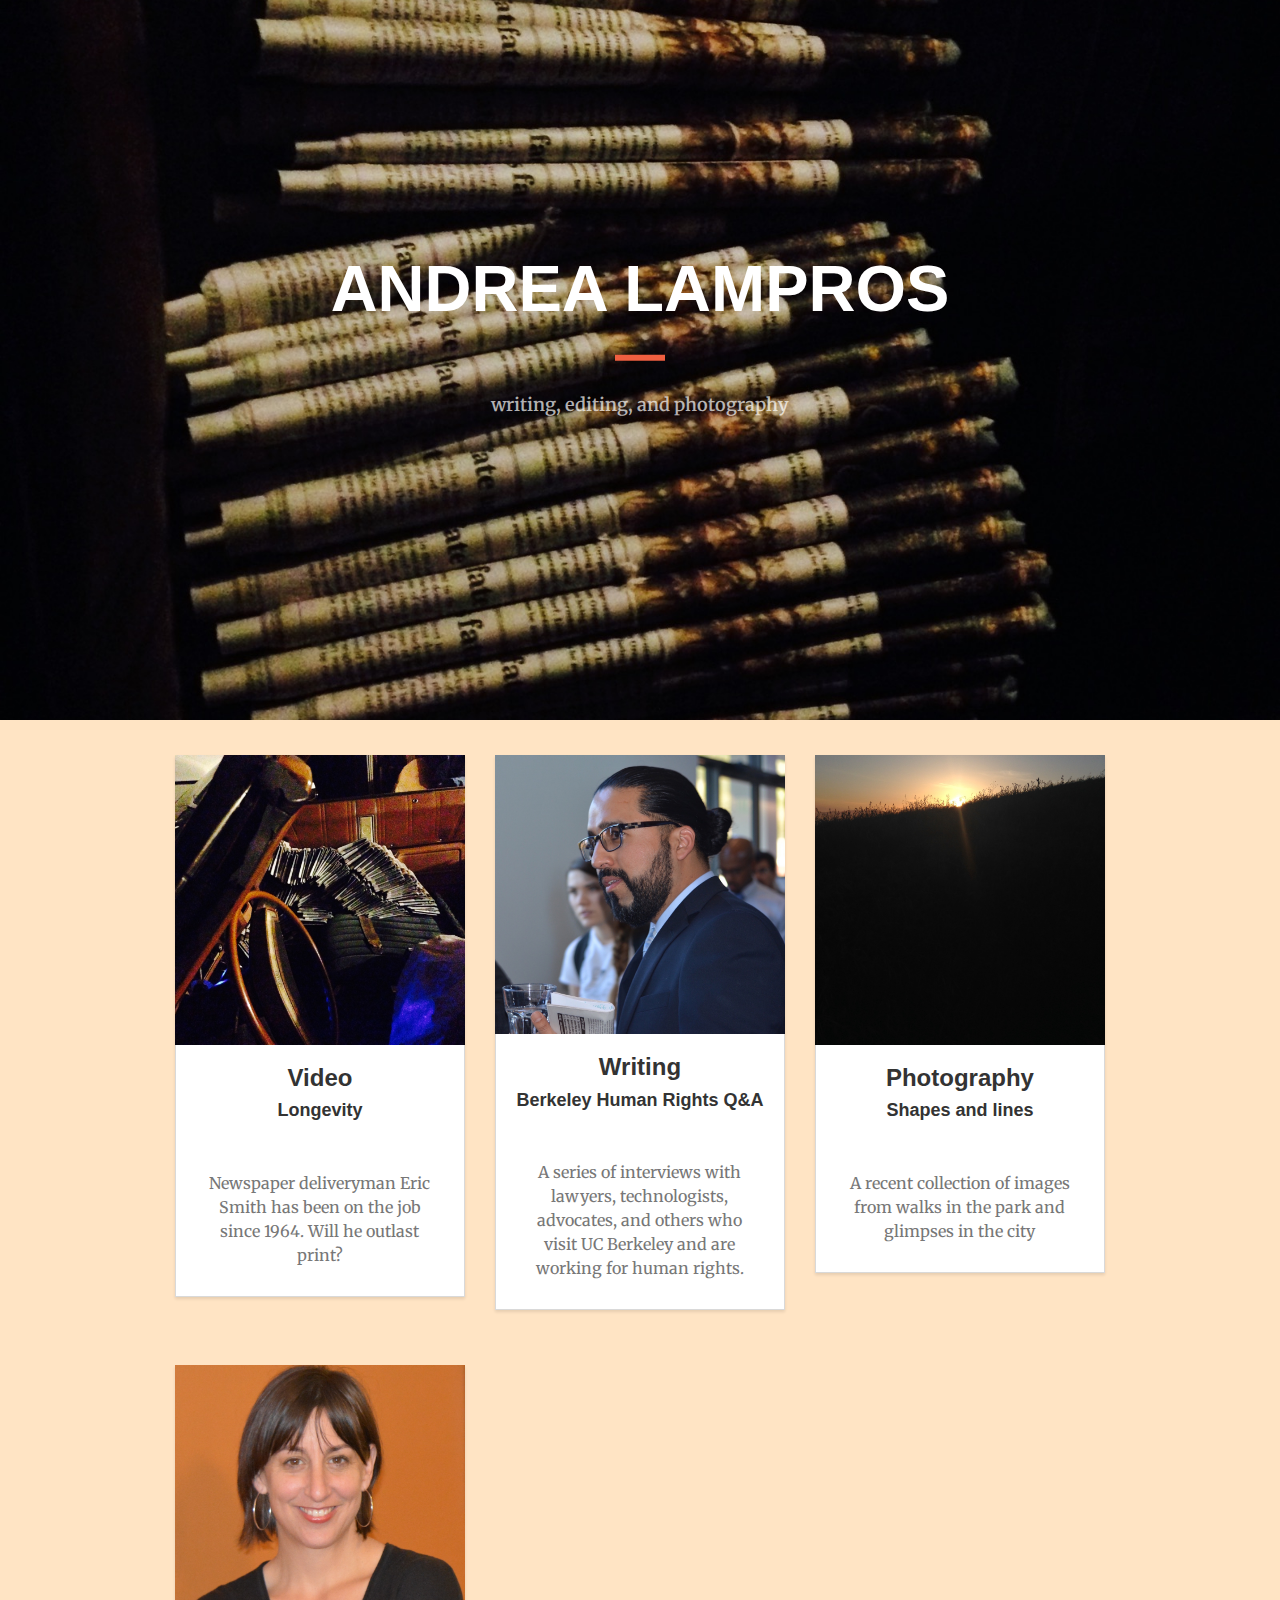
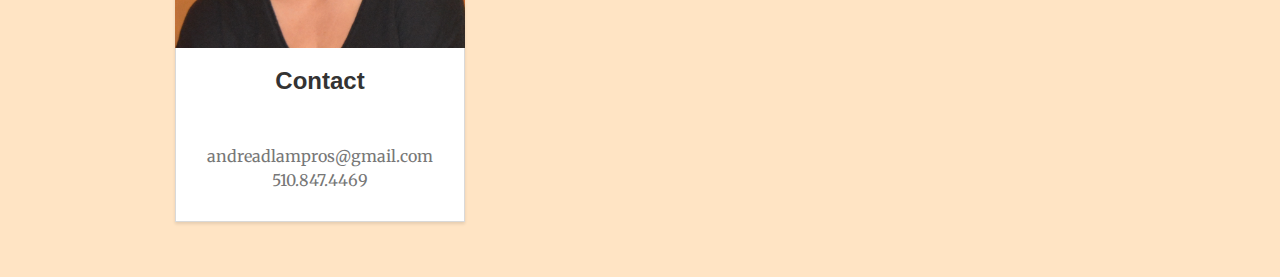
<file: index.html>
<!DOCTYPE html>
<html lang="en">

<head>

    <meta charset="utf-8">
    <meta http-equiv="X-UA-Compatible" content="IE=edge">
    <meta name="viewport" content="width=device-width, initial-scale=1">
    
    <meta name="description" content="">
    <meta name="author" content="">

    <title>Web Skills Portfolio Theme</title>

    <!-- Bootstrap Core CSS -->
    <link rel="stylesheet" href="css/bootstrap.min.css" type="text/css">

    <!-- Custom Fonts -->
    <link href='http://fonts.googleapis.com/css?family=Open+Sans:300italic,400italic,600italic,700italic,800italic,400,300,600,700,800' rel='stylesheet' type='text/css'>
    <link href='http://fonts.googleapis.com/css?family=Merriweather:400,300,300italic,400italic,700,700italic,900,900italic' rel='stylesheet' type='text/css'>
    <link rel="stylesheet" href="css/creative.css" type="text/css">

    <style>
        /* Your own custom CSS goes here */

        header{
            background-image: url(img/newspaperstack.jpg);/* giant background image */
        }

        hr {
            max-width: 50px;
            border-color: #f05f40;
            border-width: 6px;
        }



    </style>

</head>

<body>


    <header>
        <div class="header-content">
            <div class="header-content-inner">
                <h1>Andrea Lampros</h1>
                <hr>
                <p>writing, editing, and photography</p>
            </div>
        </div>
    </header>



    <div class="container">        
        
        <div class="row">
        
            <div class="col-sm-4 text-center">
                <div class="inner-box">
                    <a href="https://youtu.be/8_ETjEB9OIs">
                        <img class="img-responsive" src="img/newspapercar.jpg" alt="newspapers in car">
                    </a>
                    <h3>Video</h3>
                    <h4>Longevity</h4>
                    <p>Newspaper deliveryman Eric Smith has been on the job since 1964. Will he outlast print?</p>
                </div>
            </div>
            
                    
            <div class="col-sm-4 text-center">
                <div class="inner-box">
                    <a href="http://hrc.berkeleylawblogs.org">
                        <img class="img-responsive" src="img/DannyMurillo1.jpg" alt="Danny Murillo">
                  </a>
                    <h3>Writing</h3>
                    <h4>Berkeley Human Rights Q&A</h4>
                    <p>A series of interviews with lawyers, technologists, advocates, and others who visit UC Berkeley and are working for human rights.</p>
                          
                </div>
            </div>

            <div class="col-sm-4 text-center">
                <div class="inner-box">
                    <a href="https://flic.kr/s/aHskyhAJb7">
                        <img class="img-responsive" src="img/sunset.jpg" alt="">
                    </a>
                    <h3>Photography</h3>
                    <h4>Shapes and lines</h4>
                    <p>A recent collection of images from walks in the park and glimpses in the city</p>
                </div>
            </div>
        
        </div><!-- end .row -->


        <div class="row">
        
            <div class="col-sm-4 text-center">
                <div class="inner-box">
            
                        <img class="img-responsive" src="img/Andrea%20headshot%20cropped.jpg" alt="Andrea headshot">
                
                    <h3>Contact</h3>
                    <h4></h4>
                    <p>andreadlampros@gmail.com
                    510.847.4469</p>
                </div>
            </div>
            
            
           
        </div><!-- end .row -->

  

     




    </div>
    
    
    <!-- JavaScripts -->
    <script src="js/jquery.js"></script>
    <script src="js/bootstrap.min.js"></script>
    <script src="js/jquery.easing.min.js"></script>
    <script src="js/jquery.fittext.js"></script>
    <script src="js/creative.js"></script>

</body>
</html>
</file>
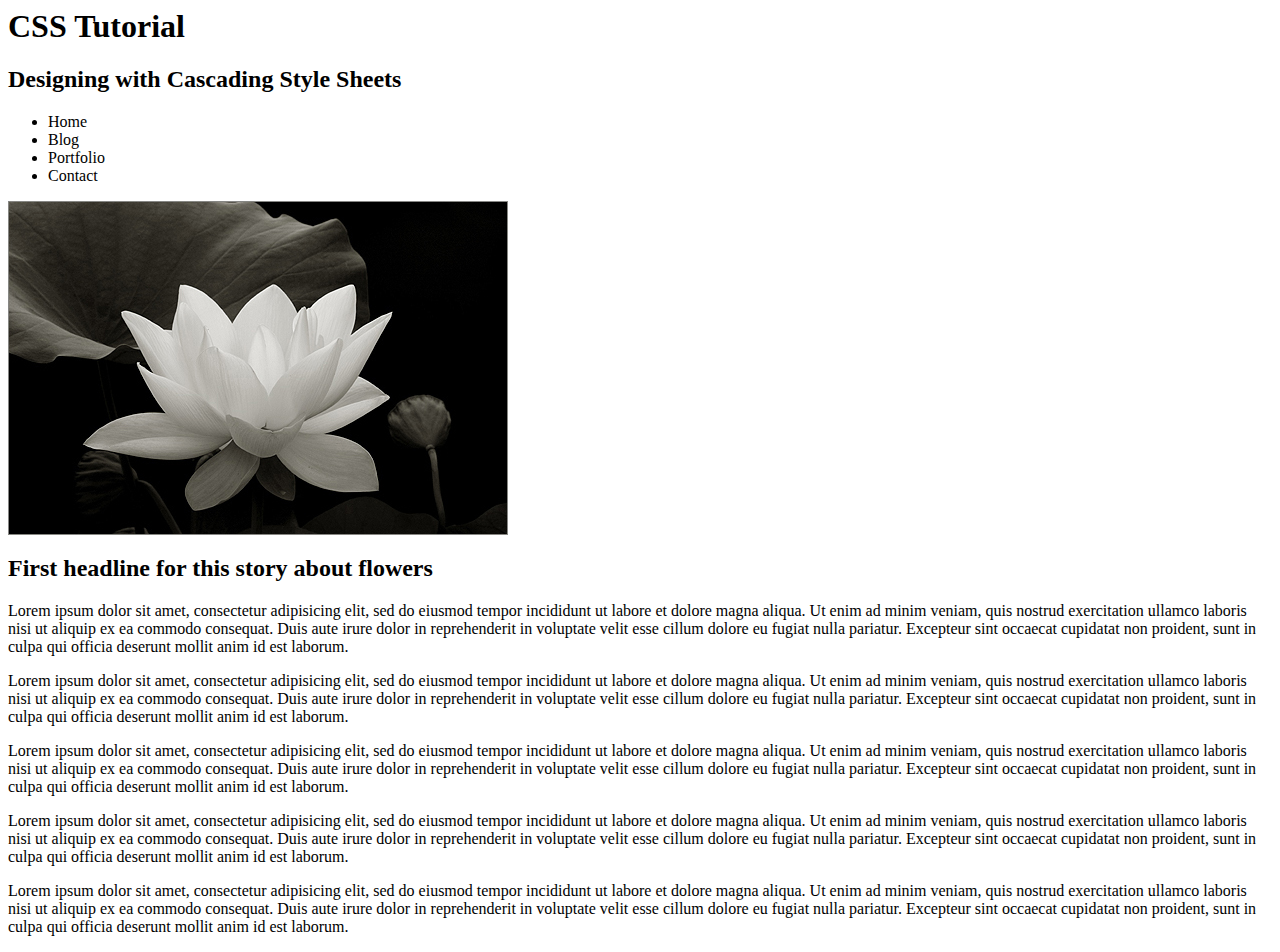
<file: csstutorial.html>
<html>
<head>
    <meta charset="utf-8">
    <title>My Amazing Website</title>
    <style>
    



    </style>
</head>
<body>

  <div id="container">

  

    <header>
        <h1>CSS Tutorial</h1>
        <h2>Designing with Cascading Style Sheets</h2>
    </header>



    <nav>
        <ul>
            <li>Home</li>
            <li>Blog</li>
            <li>Portfolio</li>
            <li>Contact</li>
        </ul>
    </nav>




    <article>
        
        <img src="img/flower.jpg" alt="picutre of a flower" />
        
        <h2>First headline for this story about flowers</h2>

        <p id="first">Lorem ipsum dolor sit amet, consectetur adipisicing elit, sed do eiusmod tempor incididunt ut labore et dolore magna aliqua. Ut enim ad minim veniam, quis nostrud exercitation ullamco laboris nisi ut aliquip ex ea commodo consequat. Duis aute irure dolor in reprehenderit in voluptate velit esse cillum dolore eu fugiat nulla pariatur. Excepteur sint occaecat cupidatat non proident, sunt in culpa qui officia deserunt mollit anim id est laborum.</p>

        <p>Lorem ipsum dolor sit amet, consectetur adipisicing elit, sed do eiusmod tempor incididunt ut labore et dolore magna aliqua. Ut enim ad minim veniam, quis nostrud exercitation ullamco laboris nisi ut aliquip ex ea commodo consequat. Duis aute irure dolor in reprehenderit in voluptate velit esse cillum dolore eu fugiat nulla pariatur. Excepteur sint occaecat cupidatat non proident, sunt in culpa qui officia deserunt mollit anim id est laborum.</p>
        
        <p class="quote">Lorem ipsum dolor sit amet, consectetur adipisicing elit, sed do eiusmod tempor incididunt ut labore et dolore magna aliqua. Ut enim ad minim veniam, quis nostrud exercitation ullamco laboris nisi ut aliquip ex ea commodo consequat. Duis aute irure dolor in reprehenderit in voluptate velit esse cillum dolore eu fugiat nulla pariatur. Excepteur sint occaecat cupidatat non proident, sunt in culpa qui officia deserunt mollit anim id est laborum.</p>
        
        <p>Lorem ipsum dolor sit amet, consectetur adipisicing elit, sed do eiusmod tempor incididunt ut labore et dolore magna aliqua. Ut enim ad minim veniam, quis nostrud exercitation ullamco laboris nisi ut aliquip ex ea commodo consequat. Duis aute irure dolor in reprehenderit in voluptate velit esse cillum dolore eu fugiat nulla pariatur. Excepteur sint occaecat cupidatat non proident, sunt in culpa qui officia deserunt mollit anim id est laborum.</p>
        
        <p class="quote">Lorem ipsum dolor sit amet, consectetur adipisicing elit, sed do eiusmod tempor incididunt ut labore et dolore magna aliqua. Ut enim ad minim veniam, quis nostrud exercitation ullamco laboris nisi ut aliquip ex ea commodo consequat. Duis aute irure dolor in reprehenderit in voluptate velit esse cillum dolore eu fugiat nulla pariatur. Excepteur sint occaecat cupidatat non proident, sunt in culpa qui officia deserunt mollit anim id est laborum.</p>

    </article>
  </div>
</body>
</html>
</file>
<file: css/creative.css>
/*!
 * Start Bootstrap - Creative Bootstrap Theme (http://startbootstrap.com)
 * Code licensed under the Apache License v2.0.
 * For details, see http://www.apache.org/licenses/LICENSE-2.0.
 */

html,
body {
    width: 100%;
    height: 100%;
    background-color: bisque;
}

body {
    font-family: Merriweather,'Helvetica Neue',Arial,sans-serif;
}

hr {
    max-width: 50px;
    border-color: #f05f40;
    border-width: 6px;
}

hr.light {
    border-color: #fff;
}

p{
    font-family: 'Merriweather','Helvetica Neue',Arial,sans-serif;
    color: #777;
}

a {
    color: darkslategray;
    -webkit-transition: all .35s;
    -moz-transition: all .35s;
    transition: all .35s;
}

a:hover,
a:focus {
    color: darkslategray;
}

h1,
h2,
h3,
h4,
h5,
h6 {
    font-family: 'Palatino','Helvetica Neue',Arial,sans-serif;
    font-weight: bold;
}

p {
    margin: 20px 0;
    font-size: 16px;
    line-height: 1.5;
}


header {
    position: relative;
    width: 100%;
    min-height: auto;
    text-align: center;
    color: #fff;
    background-position: center;
    -webkit-background-size: cover;
    -moz-background-size: cover;
    background-size: cover;
    -o-background-size: cover;
}

header .header-content {
    position: relative;
    width: 100%;
    padding: 100px 15px;
    text-align: center;
}

header .header-content .header-content-inner h1 {
    margin-top: 0;
    margin-bottom: 0;
    text-transform: uppercase;
    font-weight: 700;
}

header .header-content .header-content-inner hr {
    margin: 30px auto;
}

header .header-content .header-content-inner p {
    margin-bottom: 50px;
    font-size: 24px;
    font-weight: 600;
    color: rgba(255,255,255,.7);
}

@media(min-width:768px) {
    header {
        min-height: 80%;
    }

    header .header-content {
        position: absolute;
        top: 50%;
        padding: 0 50px;
        -webkit-transform: translateY(-50%);
        -ms-transform: translateY(-50%);
        transform: translateY(-50%);
    }

    header .header-content .header-content-inner {
        margin-right: auto;
        margin-left: auto;
        max-width: 1000px;
    }

    header .header-content .header-content-inner p {
        margin-right: auto;
        margin-left: auto;
        max-width: 80%;
        font-size: 18px;
    }
}

.btn-default {
    border-color: #fff;
    color: #222;
    background-color: #fff;
    -webkit-transition: all .35s;
    -moz-transition: all .35s;
    transition: all .35s;
}

.btn-default:hover,
.btn-default:focus,
.btn-default.focus,
.btn-default:active,
.btn-default.active,
.open > .dropdown-toggle.btn-default {
    border-color: #ededed;
    color: #222;
    background-color: #f2f2f2;
}

.btn-default:active,
.btn-default.active,
.open > .dropdown-toggle.btn-default {
    background-image: none;
}

.btn-default.disabled,
.btn-default[disabled],
fieldset[disabled] .btn-default,
.btn-default.disabled:hover,
.btn-default[disabled]:hover,
fieldset[disabled] .btn-default:hover,
.btn-default.disabled:focus,
.btn-default[disabled]:focus,
fieldset[disabled] .btn-default:focus,
.btn-default.disabled.focus,
.btn-default[disabled].focus,
fieldset[disabled] .btn-default.focus,
.btn-default.disabled:active,
.btn-default[disabled]:active,
fieldset[disabled] .btn-default:active,
.btn-default.disabled.active,
.btn-default[disabled].active,
fieldset[disabled] .btn-default.active {
    border-color: #fff;
    background-color: coral;
}

.btn-default .badge {
    color: #fff;
    background-color: #222;
}

.btn-primary {
    border-color: #f05f40;
    color: #fff;
    background-color: #f05f40;
    -webkit-transition: all .35s;
    -moz-transition: all .35s;
    transition: all .35s;
}

.btn-primary:hover,
.btn-primary:focus,
.btn-primary.focus,
.btn-primary:active,
.btn-primary.active,
.open > .dropdown-toggle.btn-primary {
/*    border-color: #ed431f;
    color: #fff;
    background-color: #ee4b28;*/
}

.btn-primary:active,
.btn-primary.active,
.open > .dropdown-toggle.btn-primary {
    background-image: none;
}

.btn-primary.disabled,
.btn-primary[disabled],
fieldset[disabled] .btn-primary,
.btn-primary.disabled:hover,
.btn-primary[disabled]:hover,
fieldset[disabled] .btn-primary:hover,
.btn-primary.disabled:focus,
.btn-primary[disabled]:focus,
fieldset[disabled] .btn-primary:focus,
.btn-primary.disabled.focus,
.btn-primary[disabled].focus,
fieldset[disabled] .btn-primary.focus,
.btn-primary.disabled:active,
.btn-primary[disabled]:active,
fieldset[disabled] .btn-primary:active,
.btn-primary.disabled.active,
.btn-primary[disabled].active,
fieldset[disabled] .btn-primary.active {
/*    border-color: #f05f40;
    background-color: #f05f40;*/
}

.btn-primary .badge {
    color: #f05f40;
    background-color: chocolate;
}

.btn {
    border: 0;
    border-radius: 300px;
    text-transform: uppercase;
    font-family: 'Open Sans','Helvetica Neue',Arial,sans-serif;
    font-weight: 700;
}

.btn-xl {
    padding: 15px 30px;
}

::-moz-selection {
    text-shadow: none;
    color: #fff;
    background: #222;
}

::selection {
    text-shadow: none;
    color: #fff;
    background: #222;
}

img::selection {
    color: #fff;
    background: 0 0;
}

img::-moz-selection {
    color: #fff;
    background: 0 0;
}

body {
    webkit-tap-highlight-color: #555;
}

.container{
    max-width:960px;
}

.row{
    margin-top:35px;
    margin-bottom:35px;
}

.inner-box{
    background-color: #ffffff;
    box-shadow: inset 0px 0px 0px 1px rgba(0,0,0,0.15), 0px 2px 3px 0px rgba(0,0,0,0.1);
}
.inner-box > p{
    padding: 30px;
}
</file>
